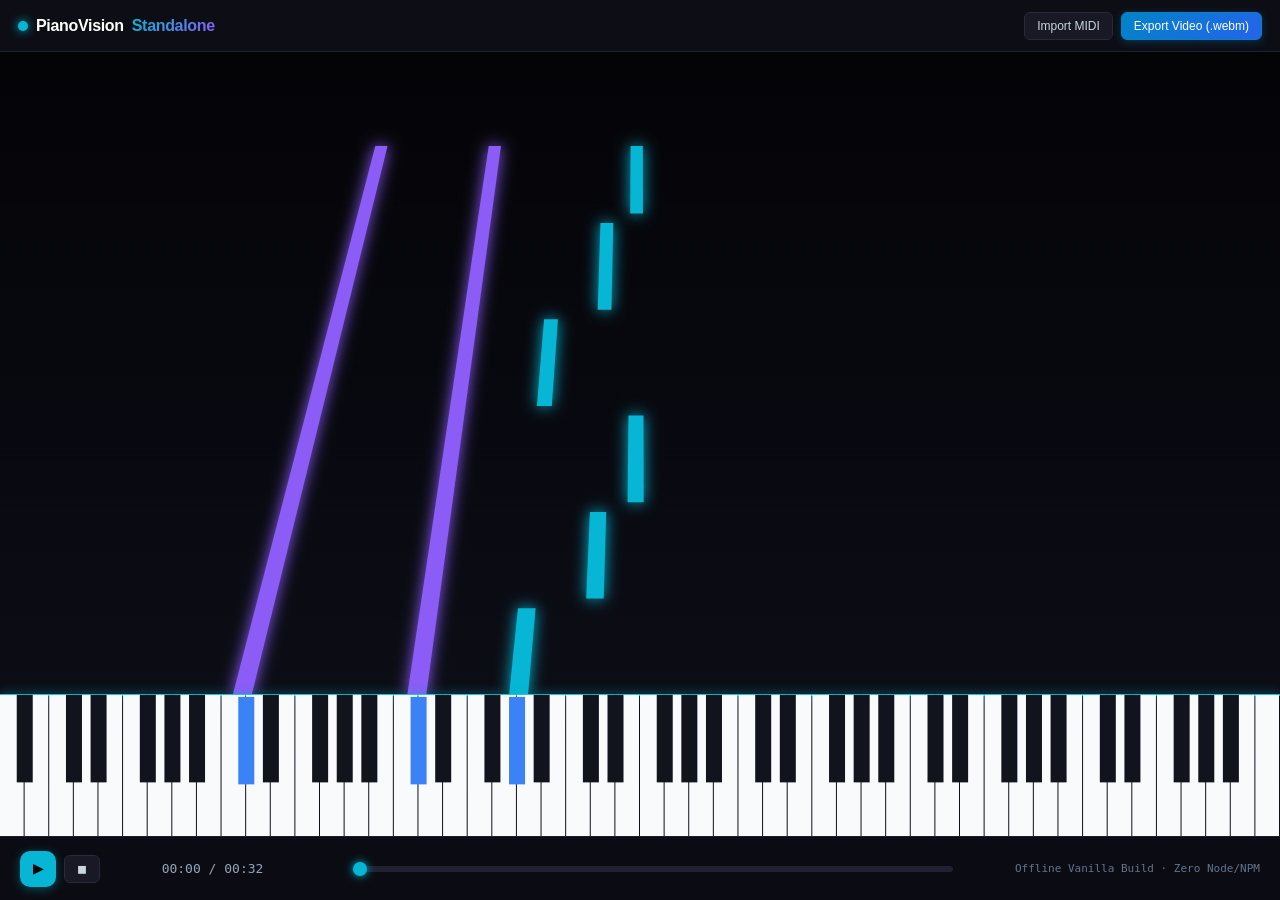
<file: public/standalone/index.html>
<!DOCTYPE html>
<html lang="en">
<head>
  <meta charset="UTF-8">
  <meta name="viewport" content="width=device-width, initial-scale=1.0">
  <title>PianoVision - Standalone Music Visualizer</title>
  <link rel="stylesheet" href="styles.css">
</head>
<body>
  <header>
    <div class="brand">
      <div class="brand-dot"></div>
      PianoVision <span>Standalone</span>
    </div>

    <div style="display: flex; gap: 8px; align-items: center;">
      <label class="toolbar-btn">
        Import MIDI
        <input type="file" id="midi-input" accept=".mid,.midi" style="display: none;">
      </label>
      <button class="toolbar-btn primary" id="export-video-btn">
        Export Video (.webm)
      </button>
    </div>
  </header>

  <div id="canvas-container">
    <canvas id="view-canvas"></canvas>
  </div>

  <footer>
    <div class="transport-group">
      <button class="play-btn" id="play-btn">▶</button>
      <button class="toolbar-btn" id="stop-btn">◼</button>
    </div>

    <div class="time-display" id="time-txt">00:00 / 00:00</div>
    <input type="range" class="progress-slider" id="progress" min="0" max="100" value="0" step="0.1">

    <div class="badge">Offline Vanilla Build · Zero Node/NPM</div>
  </footer>

  <script src="app.js"></script>
</body>
</html>
</file>
<file: public/standalone/styles.css>
/* PianoVision Standalone CSS - Zero External Dependencies */
* {
  box-sizing: border-box;
  margin: 0;
  padding: 0;
}

body {
  background: #08080a;
  color: #f3f4f6;
  font-family: -apple-system, BlinkMacSystemFont, "Segoe UI", Roboto, Helvetica, Arial, sans-serif;
  overflow: hidden;
  display: flex;
  flex-direction: column;
  height: 100vh;
  width: 100vw;
  user-select: none;
  -webkit-user-select: none;
}

header {
  height: 52px;
  background: #0d0e15;
  border-bottom: 1px solid #1f212f;
  display: flex;
  align-items: center;
  justify-content: space-between;
  padding: 0 18px;
  flex-shrink: 0;
  gap: 12px;
}

.brand {
  font-weight: 700;
  font-size: 16px;
  letter-spacing: -0.02em;
  color: #fff;
  display: flex;
  align-items: center;
  gap: 8px;
}

.brand-dot {
  width: 10px;
  height: 10px;
  border-radius: 50%;
  background: #06b6d4;
  box-shadow: 0 0 10px #06b6d4;
}

.brand span {
  background: linear-gradient(135deg, #06b6d4, #8b5cf6);
  -webkit-background-clip: text;
  -webkit-text-fill-color: transparent;
}

.toolbar-btn {
  background: #181924;
  border: 1px solid #282a3c;
  color: #cbd5e1;
  padding: 6px 12px;
  border-radius: 6px;
  font-size: 12px;
  font-weight: 500;
  cursor: pointer;
  display: inline-flex;
  align-items: center;
  gap: 6px;
  transition: all 0.15s ease;
}

.toolbar-btn:hover {
  background: #232535;
  color: #fff;
  border-color: #3b3e55;
}

.toolbar-btn.primary {
  background: linear-gradient(135deg, #0284c7, #2563eb);
  border-color: #0284c7;
  color: #fff;
  box-shadow: 0 2px 8px rgba(2, 132, 199, 0.3);
}

.toolbar-btn.primary:hover {
  filter: brightness(1.1);
}

#canvas-container {
  flex: 1;
  position: relative;
  background: radial-gradient(circle at 50% 25%, #141624 0%, #050608 100%);
  overflow: hidden;
}

canvas {
  display: block;
  width: 100%;
  height: 100%;
}

footer {
  height: 64px;
  background: #0b0c13;
  border-top: 1px solid #1c1d29;
  display: flex;
  align-items: center;
  justify-content: space-between;
  padding: 0 20px;
  flex-shrink: 0;
  gap: 16px;
}

.transport-group {
  display: flex;
  align-items: center;
  gap: 8px;
}

.play-btn {
  background: #06b6d4;
  color: #08080a;
  border: none;
  width: 36px;
  height: 36px;
  border-radius: 10px;
  display: flex;
  align-items: center;
  justify-content: center;
  font-weight: bold;
  cursor: pointer;
  box-shadow: 0 2px 10px rgba(6, 182, 212, 0.4);
  transition: transform 0.1s, filter 0.15s;
}

.play-btn:hover {
  filter: brightness(1.1);
}

.play-btn:active {
  transform: scale(0.95);
}

.time-display {
  font-family: ui-monospace, SFMono-Regular, Menlo, Monaco, Consolas, monospace;
  font-size: 13px;
  color: #94a3b8;
  min-width: 130px;
}

.progress-slider {
  flex: 1;
  max-width: 600px;
  height: 6px;
  appearance: none;
  -webkit-appearance: none;
  background: #202232;
  border-radius: 3px;
  outline: none;
  cursor: pointer;
}

.progress-slider::-webkit-slider-thumb {
  appearance: none;
  -webkit-appearance: none;
  width: 14px;
  height: 14px;
  border-radius: 50%;
  background: #06b6d4;
  cursor: pointer;
  box-shadow: 0 0 8px #06b6d4;
}

.badge {
  font-size: 11px;
  color: #64748b;
  font-family: ui-monospace, monospace;
}
</file>
